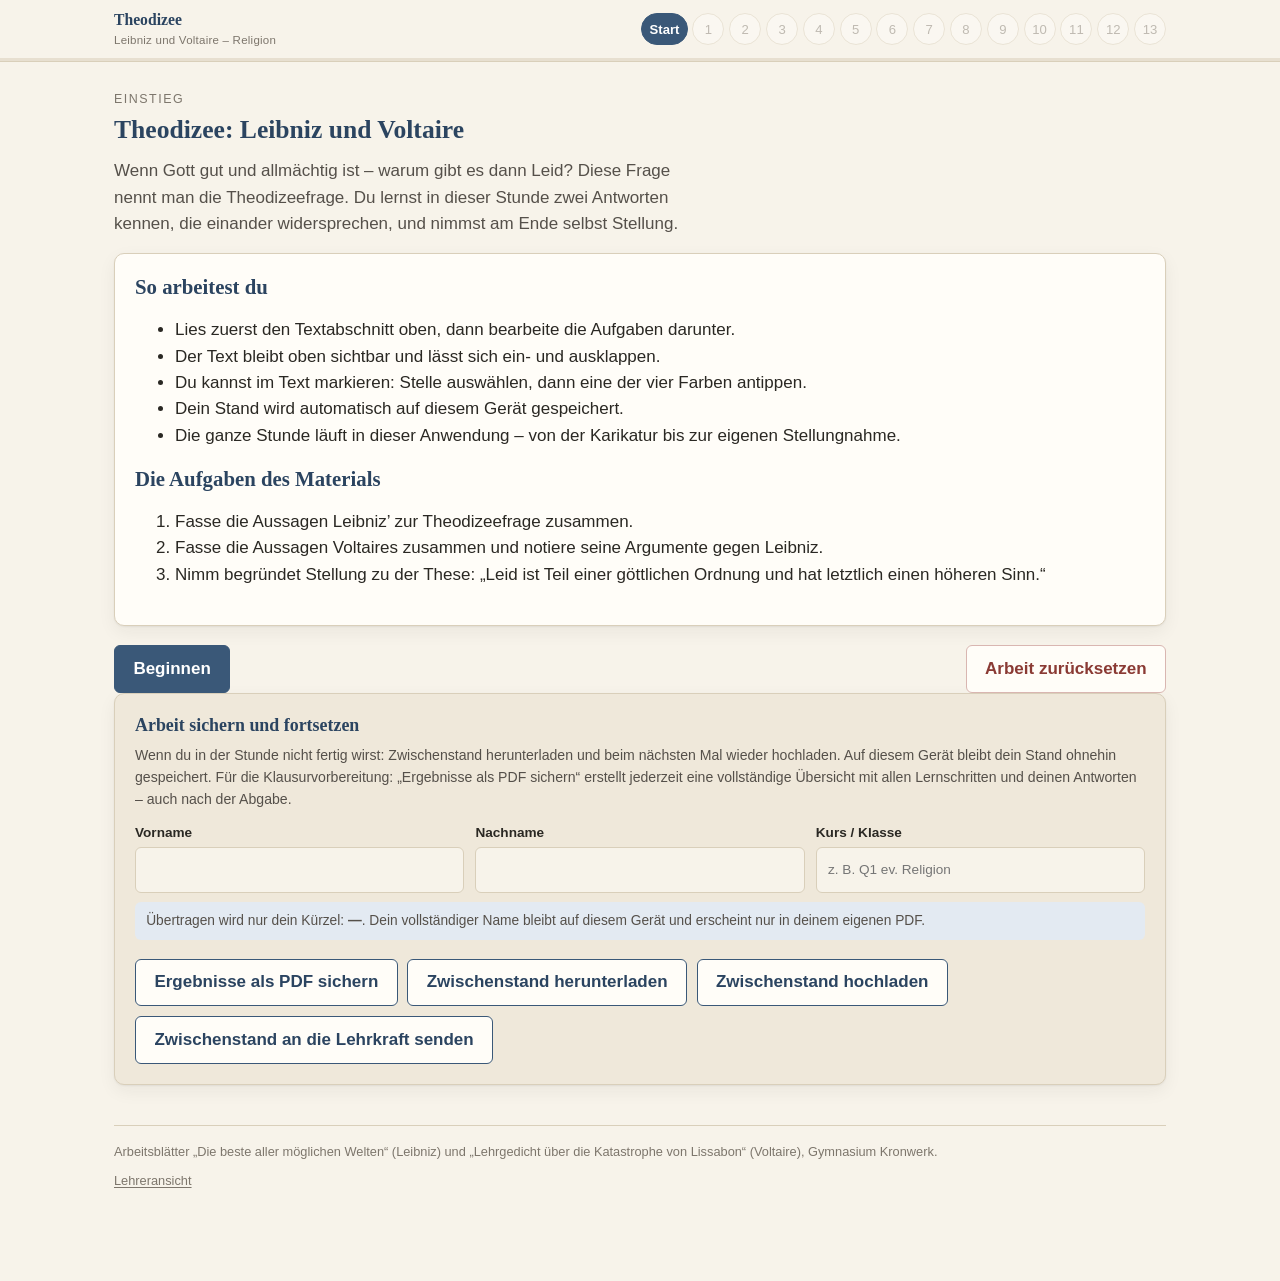
<file: index.html>
<!DOCTYPE html>
<html lang="de">
<head>
<meta charset="utf-8">
<meta name="viewport" content="width=device-width, initial-scale=1, viewport-fit=cover">
<meta name="color-scheme" content="light">
<!-- Titel und Kopfzeile werden aus assets/js/einheit.js gesetzt. -->
<title>Lerneinheit</title>
<link rel="stylesheet" href="assets/css/style.css?v=6">
</head>
<body>

<header class="kopf">
  <div class="kopf-innen">
    <div class="marke" data-marke>Lerneinheit
      <small>Untertitel</small>
    </div>
    <nav aria-label="Lernschritte">
      <ol class="schritte" id="schritte"></ol>
    </nav>
  </div>
  <div class="fortschritt-leiste" aria-hidden="true"><i id="balken"></i></div>
</header>

<main class="huelle">
  <div id="leser"></div>
  <div id="inhalt"></div>
</main>

<noscript>
  <div class="huelle">
    <div class="meldung fehler">Diese Lernanwendung benötigt JavaScript. Bitte aktiviere es im Browser.</div>
  </div>
</noscript>

<!-- Reihenfolge nicht ändern: Inhalt zuerst, dann die Programmteile. -->
<script src="assets/js/einheit.js?v=6"></script>
<script src="assets/js/supabase_config.js?v=1"></script>
<script src="assets/js/supabase_client.js?v=1"></script>
<script src="assets/js/quelle.js?v=2"></script>
<script src="assets/js/tafelbild_inhalt.js?v=1"></script>
<script src="assets/js/storage.js?v=2"></script>
<script src="assets/js/leser.js?v=1"></script>
<script src="assets/js/tafelbild.js?v=1"></script>
<script src="assets/js/seiten.js?v=8"></script>
<script src="assets/js/druck.js?v=3"></script>
<script src="assets/js/app.js?v=7"></script>
</body>
</html>
</file>
<file: assets/css/style.css>
/* =============================================================
   Theodizee: Leibniz und Voltaire | Gestaltung
   iPad-first, ruhiges Pergament-/Papier-Design
   ============================================================= */

:root{
  --papier:        #f7f3ea;
  --papier-tief:   #efe8da;
  --karte:         #fffdf8;
  --linie:         #d9cfba;
  --linie-fein:    #e7dfd0;
  --tinte:         #2a2823;
  --tinte-weich:   #55504a;
  --tinte-zart:    #7d766c;
  --blau:          #3a5878;
  --blau-tief:     #2b4460;
  --blau-zart:     #e3eaf2;
  --rot:           #8a3a34;
  --rot-zart:      #f4e3e0;
  --gruen:         #3f6b4e;
  --gruen-zart:    #e2ede4;
  --gelb-zart:     #f6eccd;

  --mk-gelb:   #fbe79a;
  --mk-gruen:  #bfe3bd;
  --mk-blau:   #b9d6ee;
  --mk-rosa:   #f4c3d2;

  --r:   10px;
  --r-s: 6px;
  --tap: 46px;
  --schatten: 0 1px 2px rgba(42,40,35,.06), 0 6px 18px rgba(42,40,35,.06);

  --serif: "Iowan Old Style", "Palatino Linotype", Palatino, Georgia, "Times New Roman", serif;
  --sans:  -apple-system, BlinkMacSystemFont, "Segoe UI", "Helvetica Neue", Arial, sans-serif;
}

*,*::before,*::after{ box-sizing:border-box; }

html{ -webkit-text-size-adjust:100%; }

body{
  margin:0;
  background:var(--papier);
  color:var(--tinte);
  font-family:var(--sans);
  font-size:17px;
  line-height:1.55;
  -webkit-font-smoothing:antialiased;
  overflow-wrap:break-word;
}

h1,h2,h3{ font-family:var(--serif); font-weight:600; color:var(--blau-tief); line-height:1.25; margin:0 0 .5em; }
h1{ font-size:1.6rem; }
h2{ font-size:1.3rem; }
h3{ font-size:1.08rem; color:var(--tinte); }
p{ margin:0 0 .9em; }
a{ color:var(--blau); }

/* ---------- Kopfzeile & Fortschritt ---------- */
.kopf{
  position:sticky; top:0; z-index:40;
  background:rgba(247,243,234,.94);
  backdrop-filter:saturate(1.2) blur(8px);
  border-bottom:1px solid var(--linie);
}
.kopf-innen{
  max-width:1100px; margin:0 auto;
  padding:.5rem clamp(.75rem,3vw,1.5rem);
  display:flex; align-items:center; gap:.75rem; flex-wrap:wrap;
}
.marke{ font-family:var(--serif); font-size:.98rem; color:var(--blau-tief); font-weight:600; margin-right:auto; }
.marke small{ display:block; font-family:var(--sans); font-size:.72rem; color:var(--tinte-zart); font-weight:400; letter-spacing:.02em; }

.schritte{ display:flex; gap:.3rem; flex-wrap:wrap; list-style:none; margin:0; padding:0; }
.schritt{
  min-width:2rem; height:2rem; padding:0 .45rem;
  display:inline-flex; align-items:center; justify-content:center;
  border:1px solid var(--linie); border-radius:999px;
  background:var(--karte); color:var(--tinte-zart);
  font-size:.82rem; font-variant-numeric:tabular-nums;
  cursor:pointer; font-family:inherit;
}
.schritt[disabled]{ opacity:.45; cursor:not-allowed; }
.schritt.fertig{ background:var(--gruen-zart); border-color:#b9d3c0; color:var(--gruen); }
.schritt.aktiv{ background:var(--blau); border-color:var(--blau); color:#fff; font-weight:600; }
.fortschritt-leiste{ height:3px; background:var(--linie-fein); }
.fortschritt-leiste > i{ display:block; height:100%; background:var(--blau); width:0; transition:width .25s ease; }

/* ---------- Grundraster ---------- */
.huelle{ max-width:1100px; margin:0 auto; padding:clamp(1rem,3vw,1.75rem) clamp(.75rem,3vw,1.5rem) 5rem; }
.seiten-kopf{ margin-bottom:1rem; }
.seiten-kopf .kapitel{ font-size:.78rem; letter-spacing:.12em; text-transform:uppercase; color:var(--tinte-zart); margin:0 0 .25rem; }
.seiten-kopf .lead{ color:var(--tinte-weich); max-width:62ch; }

/* ---------- Leseansicht (angeheftet) ---------- */
.leser{
  position:sticky; top:calc(3.1rem + 3px); z-index:30;
  background:var(--karte);
  border:1px solid var(--linie);
  border-radius:var(--r);
  box-shadow:var(--schatten);
  margin:0 0 1.25rem;
  overflow:hidden;
}
.leser-kopf{
  display:flex; align-items:center; gap:.6rem;
  padding:.5rem .75rem; min-height:var(--tap);
  background:var(--papier-tief); border-bottom:1px solid var(--linie);
}
.leser-kopf .titel{ font-family:var(--serif); font-weight:600; font-size:.98rem; color:var(--blau-tief); margin-right:auto; }
.leser-kopf .zeilen{ font-size:.75rem; color:var(--tinte-zart); font-variant-numeric:tabular-nums; }
.leser-text{
  font-family:var(--serif); font-size:1.02rem; line-height:1.72;
  padding:.9rem 1rem .4rem;
  max-height:38vh; overflow-y:auto; -webkit-overflow-scrolling:touch;
  hyphens:none;
}
.leser.zu .leser-text, .leser.zu .leser-fuss{ display:none; }
.leser-text p{ margin:0 0 .8em; position:relative; padding-left:2.6rem; }
.leser-text p::before{
  content:attr(data-z); position:absolute; left:0; top:.15em;
  font-family:var(--sans); font-size:.68rem; color:var(--tinte-zart);
  font-variant-numeric:tabular-nums; white-space:nowrap;
}
.leser-text mark{ padding:.06em 0; border-radius:2px; cursor:pointer; background:var(--mk-gelb); color:inherit; }
.leser-text mark[data-f="gelb"]{ background:var(--mk-gelb); }
.leser-text mark[data-f="gruen"]{ background:var(--mk-gruen); }
.leser-text mark[data-f="blau"]{ background:var(--mk-blau); }
.leser-text mark[data-f="rosa"]{ background:var(--mk-rosa); }
.leser-fuss{
  display:flex; align-items:center; gap:.5rem; flex-wrap:wrap;
  padding:.5rem .75rem; border-top:1px solid var(--linie-fein); background:var(--papier);
}
.leser-fuss .hinweis{ font-size:.78rem; color:var(--tinte-zart); margin-right:auto; }
.farbe{
  width:var(--tap); height:34px; border-radius:var(--r-s);
  border:1px solid var(--linie); cursor:pointer; padding:0;
}
.farbe[data-f="gelb"]{ background:var(--mk-gelb); }
.farbe[data-f="gruen"]{ background:var(--mk-gruen); }
.farbe[data-f="blau"]{ background:var(--mk-blau); }
.farbe[data-f="rosa"]{ background:var(--mk-rosa); }
.farbe:focus-visible{ outline:2px solid var(--blau); outline-offset:2px; }

/* ---------- Karten / Aufgaben ---------- */
.karte{
  background:var(--karte); border:1px solid var(--linie); border-radius:var(--r);
  padding:clamp(.9rem,2.5vw,1.25rem); margin:0 0 1.1rem; box-shadow:var(--schatten);
}
.karte.auftrag{ border-left:4px solid var(--blau); }
.auftrag-marke{
  display:inline-block; font-size:.72rem; letter-spacing:.11em; text-transform:uppercase;
  color:var(--blau); background:var(--blau-zart); border-radius:999px;
  padding:.15rem .6rem; margin-bottom:.5rem;
}
.frage{ font-weight:600; margin:0 0 .3rem; }
.zusatz{ font-size:.88rem; color:var(--tinte-weich); margin:0 0 .7rem; }

/* Optionen */
.optionen{ display:grid; gap:.45rem; margin:.2rem 0 0; }
.opt{
  display:flex; gap:.65rem; align-items:flex-start;
  min-height:var(--tap); padding:.6rem .75rem;
  border:1px solid var(--linie); border-radius:var(--r-s);
  background:var(--papier); cursor:pointer;
}
.opt:has(input:checked){ background:var(--blau-zart); border-color:#b7c7d8; }
.opt input{ margin:.25rem 0 0; width:20px; height:20px; accent-color:var(--blau); flex:none; }
.opt span{ flex:1; }

/* Freitext */
textarea,
input[type=text], input[type=email], input[type=password], input[type=search], input[type=number]{
  width:100%; font:inherit; color:inherit;
  background:var(--papier); border:1px solid var(--linie); border-radius:var(--r-s);
  padding:.6rem .7rem; min-height:var(--tap);
}
textarea{ min-height:7.5rem; resize:vertical; line-height:1.5; }
textarea:focus, input:focus, select:focus{ outline:2px solid var(--blau); outline-offset:1px; }
select{
  font:inherit; color:inherit; background:var(--papier);
  border:1px solid var(--linie); border-radius:var(--r-s);
  padding:.55rem .6rem; min-height:var(--tap); width:100%;
}
.zaehler{ font-size:.76rem; color:var(--tinte-zart); text-align:right; margin-top:.25rem; }

/* Zuordnung */
.zuordnung{ display:grid; gap:.9rem; }
@media (min-width:760px){ .zuordnung.zwei{ grid-template-columns:1fr 1fr; } }
.vorrat{ display:flex; flex-wrap:wrap; gap:.45rem; }
.chip{
  font:inherit; font-size:.92rem; text-align:left;
  min-height:var(--tap); padding:.5rem .75rem;
  border:1px solid var(--linie); border-radius:var(--r-s);
  background:var(--karte); color:var(--tinte); cursor:pointer;
  box-shadow:0 1px 0 rgba(42,40,35,.05);
}
.chip.gewaehlt{ background:var(--blau); border-color:var(--blau); color:#fff; }
.korb{ border:1px dashed var(--linie); border-radius:var(--r); padding:.65rem; background:var(--papier); }
.korb > h4{ margin:0 0 .5rem; font-size:.95rem; font-family:var(--serif); color:var(--blau-tief); }
.korb .ablage{ display:flex; flex-wrap:wrap; gap:.4rem; min-height:var(--tap); }
.korb.ziel{ background:var(--blau-zart); border-color:var(--blau); }
.korb .ablage .chip::after{ content:"\00a0\00d7"; color:var(--tinte-zart); font-weight:600; }

/* Aussagenprüfung */
.aussage{ border:1px solid var(--linie-fein); border-radius:var(--r-s); padding:.7rem .8rem; background:var(--papier); margin-bottom:.7rem; }
.aussage > p{ margin:0 0 .55rem; font-weight:500; }
.kat{ display:flex; gap:.4rem; flex-wrap:wrap; }
.kat button{
  font:inherit; font-size:.88rem; min-height:var(--tap); padding:.4rem .7rem;
  border:1px solid var(--linie); border-radius:var(--r-s); background:var(--karte); cursor:pointer; color:var(--tinte);
}
.kat button[aria-pressed="true"]{ background:var(--blau); border-color:var(--blau); color:#fff; }
.rueck{ margin-top:.55rem; font-size:.9rem; border-left:3px solid var(--blau); background:var(--blau-zart); padding:.5rem .7rem; border-radius:0 var(--r-s) var(--r-s) 0; }
.rueck.ok{ border-left-color:var(--gruen); background:var(--gruen-zart); }
.rueck.nein{ border-left-color:var(--rot); background:var(--rot-zart); }

/* ---------- Meldungen ---------- */
.meldung{ border-radius:var(--r); padding:.75rem .9rem; margin:1rem 0; font-size:.94rem; border:1px solid; }
.meldung.fehler{ background:var(--rot-zart); border-color:#e0bdb8; color:#5f2723; }
.meldung.info{ background:var(--gelb-zart); border-color:#e4d4a8; color:#5d4c22; }
.meldung.gut{ background:var(--gruen-zart); border-color:#b9d3c0; color:#28503a; }
.meldung ul{ margin:.4rem 0 0; padding-left:1.15rem; }
.meldung li{ margin:.2rem 0; }
.meldung h3{ margin:0 0 .3rem; font-size:1rem; color:inherit; font-family:var(--sans); }

/* ---------- Knöpfe ---------- */
.knopfzeile{ display:flex; gap:.6rem; flex-wrap:wrap; align-items:center; margin-top:1.2rem; }
.knopf{
  font:inherit; font-weight:600; min-height:var(--tap); padding:.6rem 1.15rem;
  border-radius:var(--r-s); border:1px solid var(--blau); background:var(--blau); color:#fff; cursor:pointer;
}
.knopf.stumm{ background:var(--karte); color:var(--blau-tief); }
.knopf.warn{ background:var(--karte); color:var(--rot); border-color:#d9b6b1; }
.knopf:disabled{ opacity:.5; cursor:not-allowed; }
.knopf.klein{ min-height:38px; padding:.35rem .75rem; font-size:.88rem; font-weight:500; }
label.knopf.dateiwahl{ display:inline-flex; align-items:center; cursor:pointer; }
.karte.sicherung{ background:var(--papier-tief); }
.karte.sicherung h2{ font-size:1.12rem; }
.abstand{ margin-left:auto; }

/* ---------- Tafelbild ---------- */
.tafel-huelle{ position:relative; background:var(--karte); border:1px solid var(--linie); border-radius:var(--r); padding:1rem .8rem; box-shadow:var(--schatten); }
.tafel{
  position:relative; display:grid; gap:.7rem .8rem;
  grid-template-columns:1fr; align-items:stretch;
}
.tafel svg.linien{ position:absolute; inset:0; width:100%; height:100%; pointer-events:none; z-index:0; overflow:visible; }
.slot{
  position:relative; z-index:1;
  min-height:56px; display:flex; align-items:center; justify-content:center; text-align:center;
  border:1.5px dashed var(--linie); border-radius:var(--r-s);
  background:var(--papier); color:var(--tinte-zart);
  padding:.5rem .6rem; font-size:.92rem; cursor:pointer; font-family:var(--serif);
}
.slot.voll{ border-style:solid; border-color:#c3b9a3; background:var(--karte); color:var(--tinte); padding-left:2rem; padding-right:2rem; }
.slot.ziel{ border-color:var(--blau); background:var(--blau-zart); }
.slot.kasten{ border-width:2px; }
.slot.betont{ font-size:1rem; }
.slot .leer{ font-family:var(--sans); font-size:.8rem; letter-spacing:.02em; }
.slot .weg{
  position:absolute; top:2px; right:2px; width:26px; height:26px; line-height:24px;
  border-radius:50%; border:1px solid var(--linie); background:var(--karte);
  color:var(--tinte-zart); font-size:15px; cursor:pointer; padding:0;
}
.tafel-vorrat{ display:flex; flex-wrap:wrap; gap:.45rem; margin-top:.9rem; }
.baustein{
  font:inherit; font-family:var(--serif); font-size:.92rem; text-align:left;
  min-height:var(--tap); padding:.5rem .75rem; max-width:100%;
  border:1px solid #c3b9a3; border-radius:var(--r-s);
  background:var(--karte); color:var(--tinte); cursor:grab;
  box-shadow:0 1px 0 rgba(42,40,35,.06); touch-action:none;
}
.baustein.gewaehlt{ background:var(--blau); border-color:var(--blau); color:#fff; }
.baustein.geist{ opacity:.35; }
.zieh-geist{
  position:fixed; z-index:200; pointer-events:none; opacity:.92;
  transform:translate(-50%,-50%); box-shadow:0 8px 24px rgba(0,0,0,.18);
}
@media (min-width:720px){
  .tafel{
    grid-template-columns:1fr 1fr 1fr;
    /* Raster der Tafelbild-Plätze. In tafelbild_inhalt.js gibst du je Feld
       eine dieser Klassen an: s-oben, s-links, s-rechts, s-linksbox,
       s-mitte, s-rechtsbox, s-linksunten, s-rechtsunten, s-unten,
       s-breit1, s-breit2. Nicht belegte Plätze bleiben einfach frei. */
    grid-template-areas:
      ".          oben        ."
      "links      .           rechts"
      "linksbox   mitte       rechtsbox"
      "linksunten .           rechtsunten"
      ".          unten       ."
      "breit1     breit1      breit1"
      "breit2     breit2      breit2";
  }
  .tafel .s-oben{grid-area:oben}            .tafel .s-links{grid-area:links}
  .tafel .s-rechts{grid-area:rechts}        .tafel .s-linksbox{grid-area:linksbox}
  .tafel .s-mitte{grid-area:mitte}          .tafel .s-rechtsbox{grid-area:rechtsbox}
  .tafel .s-linksunten{grid-area:linksunten}.tafel .s-rechtsunten{grid-area:rechtsunten}
  .tafel .s-unten{grid-area:unten}          .tafel .s-breit1{grid-area:breit1}
  .tafel .s-breit2{grid-area:breit2}
}

/* ---------- Abgabe / Formular ---------- */
.feldgruppe{ display:grid; gap:.7rem; }
@media (min-width:640px){ .feldgruppe.drei{ grid-template-columns:1fr 1fr 1fr; } }
label.feld{ display:block; font-size:.85rem; color:var(--tinte-weich); }
label.feld > span{ display:block; margin-bottom:.25rem; font-weight:600; color:var(--tinte); }

/* ---------- Lehrerbereich ---------- */
.lehrer-raster{ display:grid; gap:1rem; }
@media (min-width:900px){ .lehrer-raster{ grid-template-columns:minmax(300px,390px) 1fr; align-items:start; } }
.liste{ list-style:none; margin:0; padding:0; max-height:70vh; overflow:auto; border:1px solid var(--linie); border-radius:var(--r); background:var(--karte); }
.liste li + li{ border-top:1px solid var(--linie-fein); }
.liste button{
  width:100%; text-align:left; font:inherit; background:none; border:0; cursor:pointer;
  padding:.65rem .8rem; min-height:var(--tap); color:var(--tinte);
}
.liste button.aktiv{ background:var(--blau-zart); }
.liste .zeile2{ display:block; margin-top:.15rem; font-size:.78rem; color:var(--tinte-zart); }
.liste .merker{ margin-left:.4rem; white-space:nowrap; display:inline-block; }
.merker{ font-size:.72rem; border-radius:999px; padding:.1rem .5rem; border:1px solid; }
.merker.voll{ color:var(--gruen); border-color:#b9d3c0; background:var(--gruen-zart); }
.merker.teil{ color:#8a6a22; border-color:#e4d4a8; background:var(--gelb-zart); }
.merker.zwischen{ color:var(--blau); border-color:#b7c7d8; background:var(--blau-zart); }
.werkzeuge{ display:grid; gap:.5rem; margin-bottom:.8rem; grid-template-columns:1fr; }
@media (min-width:520px){ .werkzeuge{ grid-template-columns:1fr 1fr; } }
.detail h3{ margin-top:1.2rem; border-bottom:1px solid var(--linie-fein); padding-bottom:.25rem; }
.antwort{ background:var(--papier); border-left:3px solid var(--linie); padding:.5rem .7rem; border-radius:0 var(--r-s) var(--r-s) 0; white-space:pre-wrap; margin:.35rem 0 .8rem; }
.tafel-statisch{ font-family:var(--serif); }
.tafel-statisch .slot{ cursor:default; }

.spalten-2{ columns:2; column-gap:1.2rem; }
@media (max-width:700px){ .spalten-2{ columns:1; } }

/* ---------- Kleinkram ---------- */
.fuss{ margin-top:2.5rem; padding-top:1rem; border-top:1px solid var(--linie); font-size:.8rem; color:var(--tinte-zart); }
.fuss p{ margin:0 0 .3em; }
.fuss-link{ display:inline-block; min-height:32px; line-height:32px; color:var(--tinte-zart); text-decoration:underline; text-underline-offset:2px; }
.fuss-link:hover, .fuss-link:focus{ color:var(--blau); }
.sr{ position:absolute; width:1px; height:1px; padding:0; margin:-1px; overflow:hidden; clip:rect(0 0 0 0); white-space:nowrap; border:0; }
.tabelle{ width:100%; border-collapse:collapse; font-size:.9rem; }
.tabelle th,.tabelle td{ text-align:left; padding:.35rem .5rem; border-bottom:1px solid var(--linie-fein); vertical-align:top; }


/* ---------- Akrostichon ---------- */
/* --- Aufgabe, die beim Abschliessen falsch war --------------------- */
.karte.auftrag.falsch{ border-left-color:var(--rot); background:#fffaf9; }
.karte.auftrag.falsch .auftrag-marke{ color:var(--rot); background:var(--rot-zart); }
.aufgabe-fehler{
  margin-top:.8rem; padding:.6rem .75rem;
  border-left:3px solid var(--rot); background:var(--rot-zart);
  border-radius:0 var(--r-s) var(--r-s) 0;
  font-size:.92rem; color:#5f2723;
}
.aufgabe-fehler strong{ display:block; margin-bottom:.15rem; }

/* --- Lückentext ----------------------------------------------------- */
.lueckentext{ line-height:2.3; margin:.7rem 0 0; }
.luecke{
  display:inline-block; width:auto; min-height:2.1rem; margin:0 .15rem;
  padding:.2rem 1.6rem .2rem .5rem;
  border:1px solid var(--blau-tief); border-radius:var(--r-s);
  background:var(--papier-tief); color:var(--blau-tief);
  font-family:inherit; font-size:.97rem; max-width:100%;
}

/* --- Argumentationskette ------------------------------------------- */
.kette{ list-style:none; margin:.8rem 0 0; padding:0; display:grid; gap:.45rem; counter-reset:kette; }
.kette-glied{
  display:flex; align-items:flex-start; gap:.6rem;
  border:1px solid var(--linie); border-radius:var(--r);
  background:var(--papier); padding:.55rem .6rem;
}
.kette-nr{
  flex:0 0 auto; width:1.7rem; height:1.7rem; border-radius:50%;
  display:flex; align-items:center; justify-content:center;
  background:var(--blau-tief); color:#fff;
  font-family:var(--serif); font-size:.9rem; font-weight:600;
}
.kette-text{ flex:1 1 auto; line-height:1.4; padding-top:.15rem; }
.kette-knoepfe{ flex:0 0 auto; display:flex; gap:.25rem; }
.kette-knopf{
  width:2rem; height:2rem; border-radius:var(--r-s);
  border:1px solid var(--linie); background:var(--papier-tief);
  cursor:pointer; padding:0; font-size:1rem; line-height:1; color:var(--blau-tief);
}
.kette-knopf:disabled{ opacity:.35; cursor:default; }
.kette-leer{
  border:1px dashed var(--linie); border-radius:var(--r);
  padding:.7rem .8rem; margin:0;
}

.akrostichon{ display:grid; gap:.45rem; margin-top:.4rem; }
.akro-zeile{ display:flex; align-items:center; gap:.7rem; }
.akro-buchstabe{
  flex:none; width:2.1rem; text-align:center;
  font-family:var(--serif); font-size:1.5rem; font-weight:700; color:var(--blau-tief);
}
.akro-zeile input{ flex:1; }

/* ---------- Bild einer Seite ---------- */
.bild-karte{
  margin:0 0 1.1rem; padding:clamp(.6rem,2vw,.9rem);
  background:var(--karte); border:1px solid var(--linie); border-radius:var(--r);
  box-shadow:var(--schatten);
}
.bild-karte img{ display:block; width:100%; height:auto; border-radius:var(--r-s); }
.bild-karte figcaption{ margin-top:.5rem; font-size:.86rem; color:var(--tinte-weich); }
.bild-karte .bild-fehlt{ display:none; margin:0; }
.bild-karte.fehlt img,
.bild-karte.fehlt figcaption{ display:none; }
.bild-karte.fehlt .bild-fehlt{ display:block; }
.bild-karte.fehlt{ border-style:dashed; background:var(--papier); }
.bild-impuls .bild-karte{ margin:0; border:none; box-shadow:none; padding:0; background:none; }

.kuerzel-hinweis{
  margin:.6rem 0 0; padding:.5rem .7rem;
  background:var(--blau-zart); border-radius:var(--r-s);
  font-size:.86rem;
}
.kuerzel-hinweis strong{ font-variant-numeric:tabular-nums; }

/* ---------- Vorschaumodus für Lehrkräfte ---------- */
.vorschau-leiste{
  display:flex; align-items:center; gap:.7rem; flex-wrap:wrap;
  padding:.5rem clamp(.75rem,3vw,1.5rem);
  background:var(--gelb-zart); border-bottom:1px solid var(--linie);
  font-size:.86rem; color:var(--tinte-weich);
}
.vorschau-leiste strong{ color:var(--blau-tief); }
.vorschau-leiste span{ flex:1 1 16rem; }
.vorschau-leiste .knopf{ margin-left:auto; text-decoration:none; }
.vorschau-leiste.abgelehnt{ background:var(--rot-zart); border-bottom-color:#d9b6b1; }
.vorschau-leiste.abgelehnt strong{ color:var(--rot); }

/* ---------- Schreibhilfen (Strukturhilfe, Denkanstöße) ---------- */
.schreibhilfe{
  border:1px solid var(--linie); border-radius:var(--r-s);
  background:var(--papier); margin:0 0 .8rem; overflow:hidden;
}
.schreibhilfe + .schreibhilfe{ margin-top:-.3rem; }
.schreibhilfe > summary{
  cursor:pointer; list-style:none;
  min-height:var(--tap); display:flex; align-items:center; gap:.5rem;
  padding:.55rem .75rem; font-size:.92rem; font-weight:600; color:var(--blau-tief);
}
.schreibhilfe > summary::-webkit-details-marker{ display:none; }
.schreibhilfe > summary::before{ content:"▸"; color:var(--tinte-zart); font-size:.9em; }
.schreibhilfe[open] > summary::before{ content:"▾"; }
.schreibhilfe > summary:focus-visible{ outline:2px solid var(--blau); outline-offset:-2px; }
.schreibhilfe-inhalt{ padding:.1rem .95rem .8rem; border-top:1px solid var(--linie-fein); }
.schreibhilfe-inhalt h4{
  font-family:var(--serif); font-size:1rem; color:var(--blau-tief);
  margin:.85rem 0 .25rem;
}
.schreibhilfe-inhalt .zusatz{ margin:0 0 .35rem; font-size:.84rem; }
.schreibhilfe-inhalt ul{ margin:0; padding-left:1.15rem; }
.schreibhilfe-inhalt li{ margin-bottom:.3rem; font-size:.92rem; color:var(--tinte-weich); }

/* ---------- Druck-/PDF-Ansicht der Schüleransicht ---------- */
.druck-huelle{
  position:fixed; inset:0; z-index:60; overflow:auto;
  background:var(--papier); -webkit-overflow-scrolling:touch;
}
.druck-werkzeuge{
  position:sticky; top:0; z-index:2;
  background:var(--karte); border-bottom:1px solid var(--linie);
  padding:.8rem 1rem; display:flex; flex-wrap:wrap; gap:.6rem; align-items:center;
}
.druck-werkzeuge .zusatz{ flex-basis:100%; }
.druck-huelle .detail h3{
  margin:1.7rem 0 .6rem; padding-top:.55rem;
  border-top:2px solid var(--linie);
  font-family:var(--serif); font-size:1.14rem; color:var(--blau-tief);
}
.druck-huelle .detail h3:first-of-type{ margin-top:1.2rem; }

@media print{
  .kopf,.knopfzeile,.leser-fuss,.tafel-vorrat,.werkzeuge,.liste,.fuss,.vorschau-leiste{ display:none !important; }
  .druck-werkzeuge{ display:none !important; }
  body.druckt > *:not(.druck-huelle){ display:none !important; }
  .druck-huelle{ position:static; overflow:visible; background:#fff; }
  h3{ page-break-after:avoid; }
  /* Markierungsfarben und Tafelbild auch im Ausdruck sichtbar lassen */
  .leser-text mark,.slot,.antwort{
    -webkit-print-color-adjust:exact; print-color-adjust:exact;
  }
  .slot .leer{ color:#bbb; }
  body{ background:#fff; font-size:11pt; }
  .karte,.leser{ box-shadow:none; border-color:#bbb; page-break-inside:avoid; }
  .leser{ position:static; }
  .leser-text{ max-height:none; overflow:visible; }
  .lehrer-raster{ grid-template-columns:1fr; }
}
</file>
